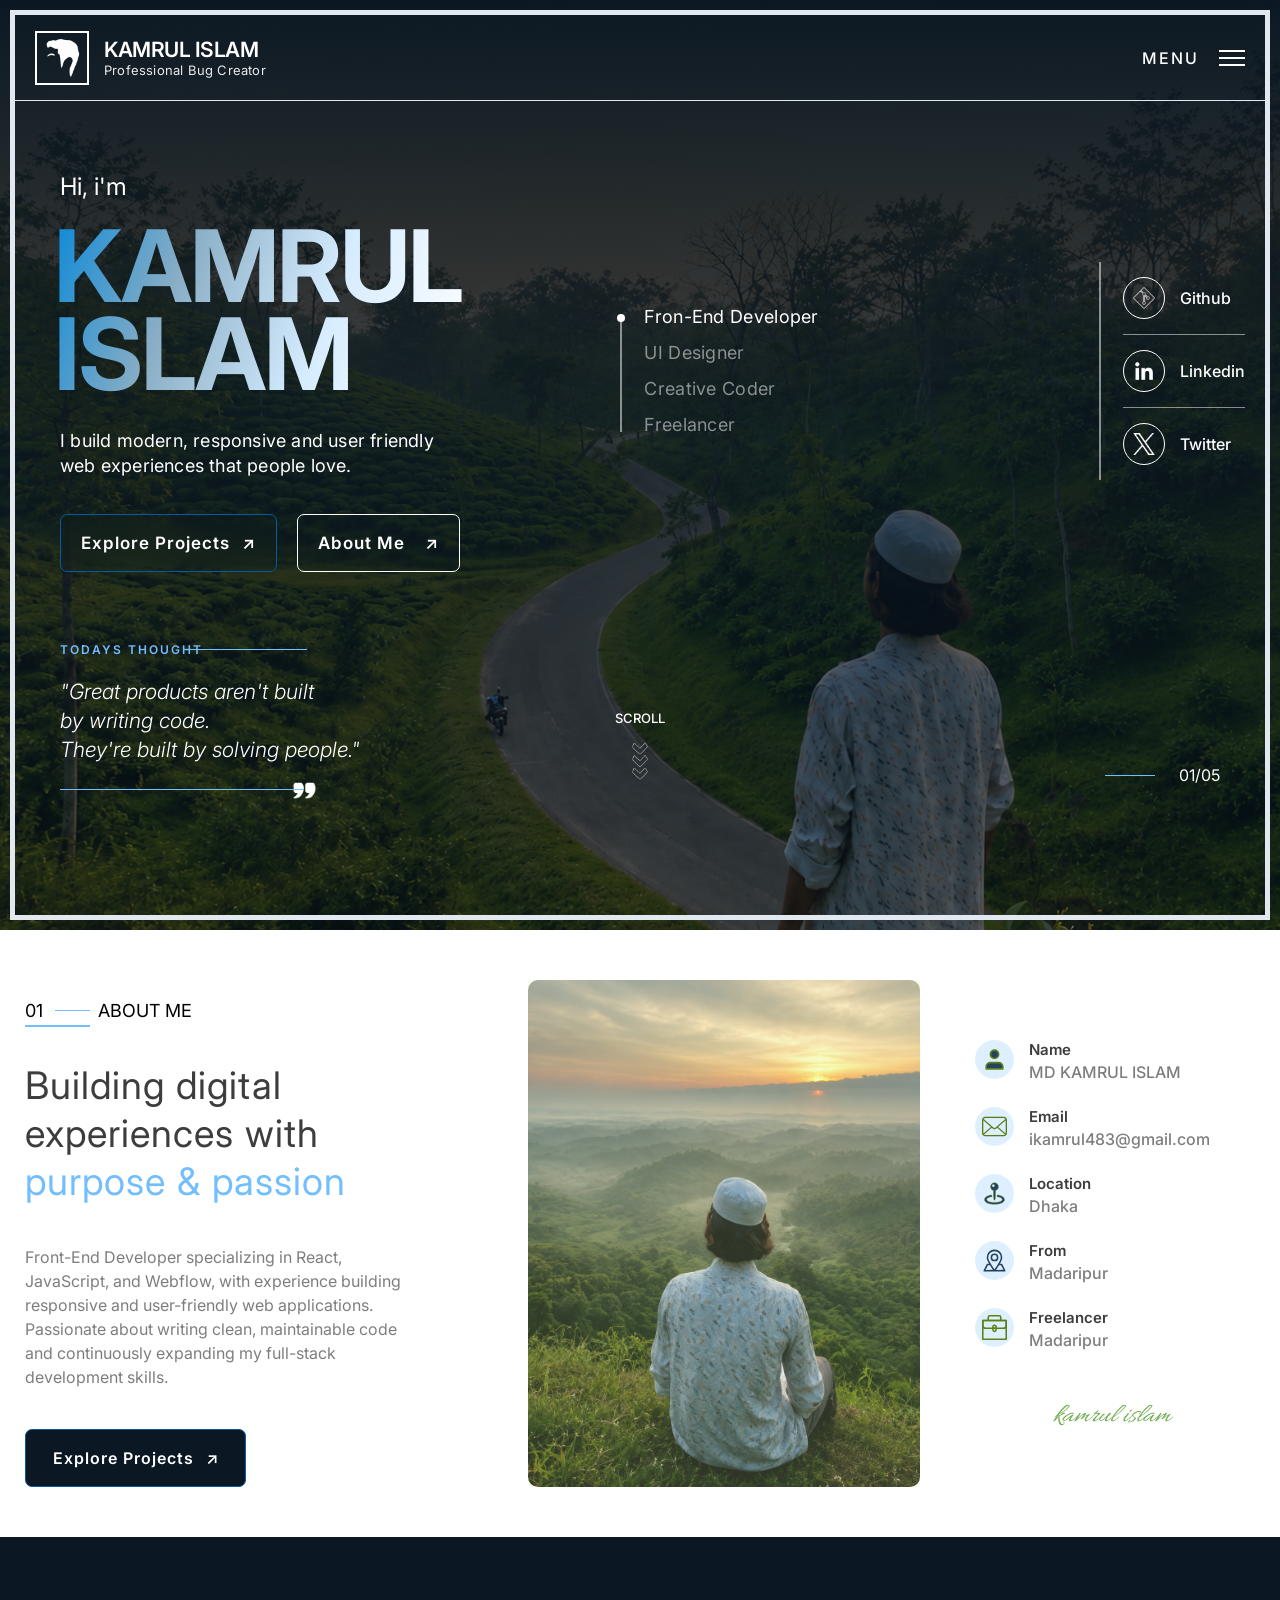
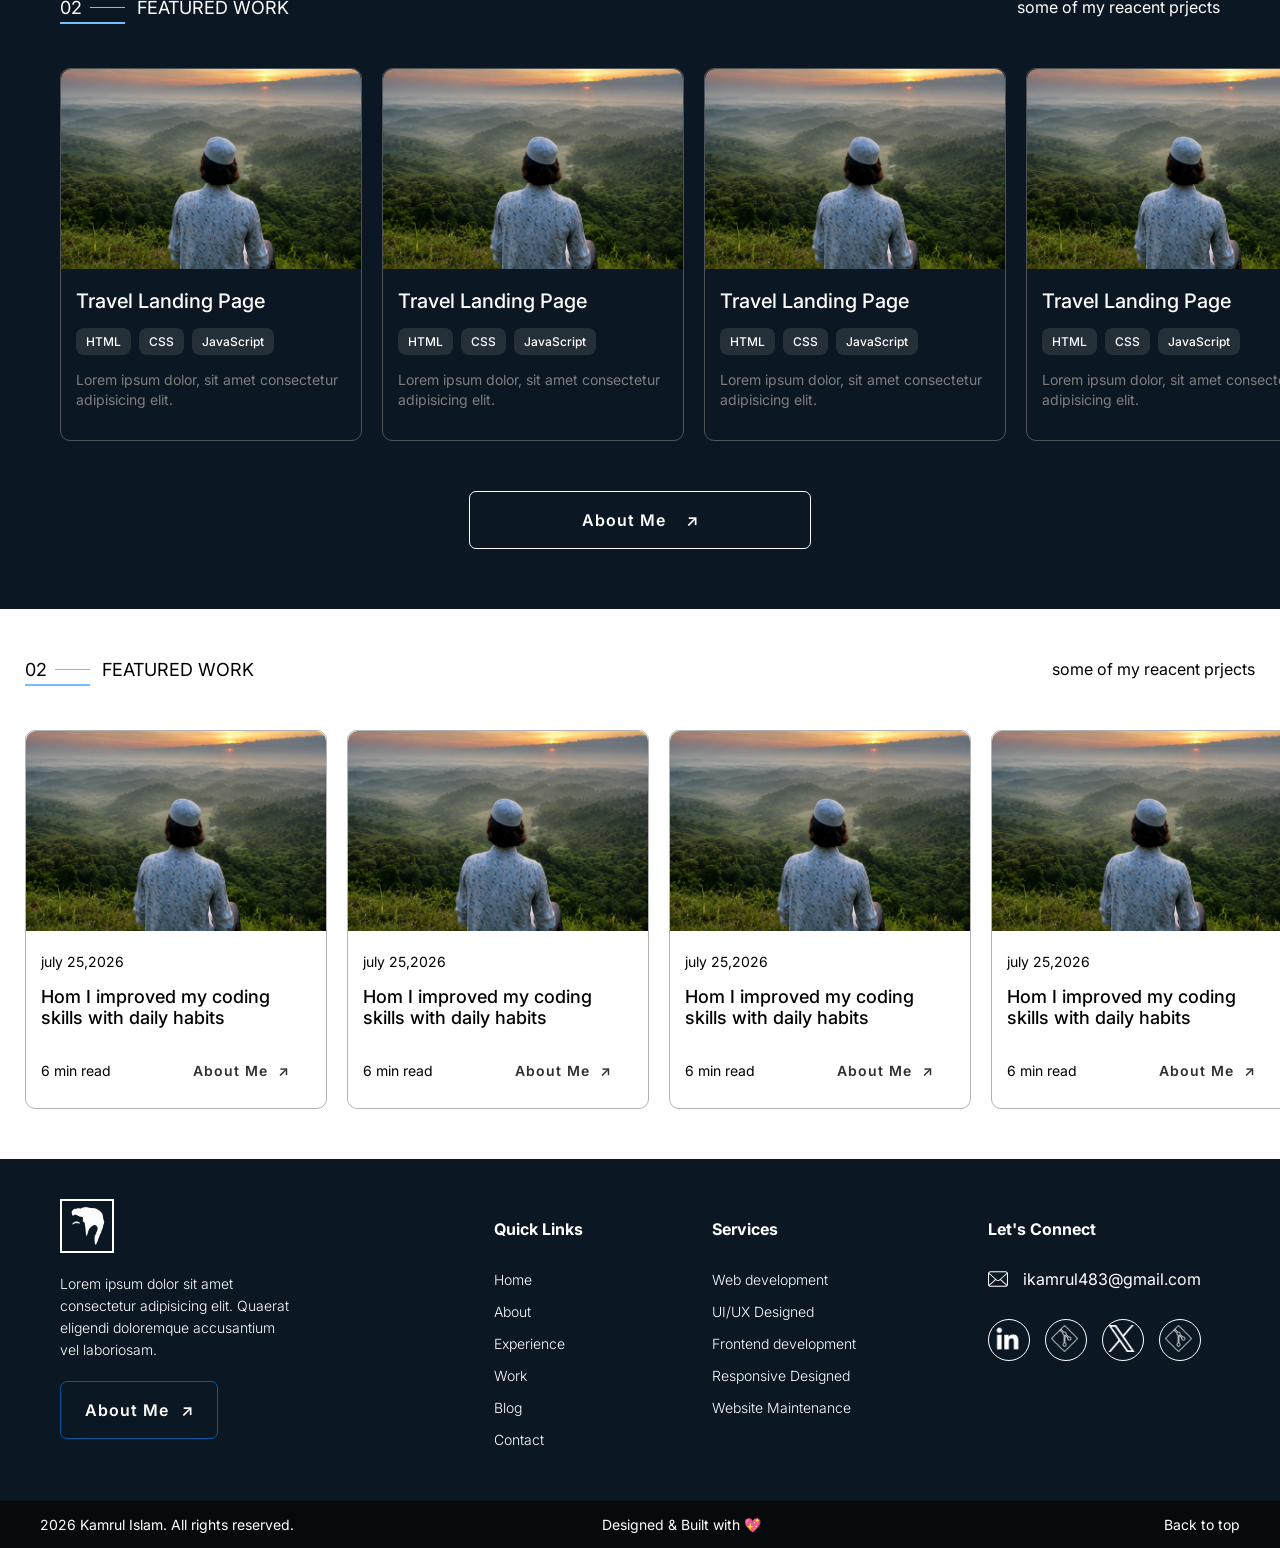
<file: index.html>
<!doctype html>
<html lang="en">
  <head>
    <meta charset="UTF-8" />
    <meta name="viewport" content="width=device-width, initial-scale=1.0" />
    <title>Kamrul Islam</title>
    <link rel="preconnect" href="https://fonts.googleapis.com" />
    <link rel="preconnect" href="https://fonts.gstatic.com" crossorigin />
    <link
      href="https://fonts.googleapis.com/css2?family=Inter:ital,opsz,wght@0,14..32,100..900;1,14..32,100..900&display=swap"
      rel="stylesheet"
    />
    <link rel="stylesheet" href="./css/styles.css" />
  </head>
  <body>
    <header class="hero-frame">
      <div class="hero">
        <nav>
          <div class="logo">
            <div class="logo-image">
              <img src="./images/logo.png" alt="" />
            </div>
            <h6>Kamrul ISlam <span>Professional Bug Creator</span></h6>
          </div>

          <div class="menu">
            <h6>Menu</h6>
            <div class="menu-icon"></div>
          </div>
        </nav>

        <div class="top-hero">
          <div class="top-hero-main">
            <h5>Hi, i'm</h5>
            <h1>kamrul<br />islam</h1>
            <p>
              I build modern, responsive and user friendly <br />web experiences
              that people love.
            </p>
            <div class="btn-group">
              <a class="primary-btn">Explore Projects<span>↗</span></a>
              <a class="secondary-btn">About Me<span>↗</span></a>
            </div>
          </div>
          <div class="top-hero-work">
            <p>Fron-End Developer</p>
            <p>UI Designer</p>
            <p>Creative Coder</p>
            <p>Freelancer</p>
          </div>
          <div class="top-hero-icons">
            <div class="top-hero-icon">
              <span class="icon-box">
                <img src="./images/git.png" alt="" />
              </span>
              <a href=""> Github</a>
            </div>
            <div class="top-hero-icon">
              <span class="icon-box">
                <img src="./images/linkedin.png" alt="" />
              </span>
              <a href="">Linkedin</a>
            </div>
            <div class="top-hero-icon">
              <span class="icon-box">
                <img src="./images/twitter.png" alt="" />
              </span>
              <a href="">Twitter</a>
            </div>
          </div>
        </div>
        <div class="bottom-hero">
          <div class="today-quote">
            <h3>Todays thought</h3>
            <em
              >"Great products aren't built <br />by writing code. <br />They're
              built by solving people."</em
            >
          </div>
          <div class="scroll">
            <p>SCROLL</p>
            <div class="arrow-down">
              <img src="./images/right-sign.png" alt="" />
            </div>
          </div>
          <div class="bottom-hero-page_num">01/05</div>
        </div>
      </div>
    </header>

    <main>
      <section class="about container">
        <div class="about-content-left">
          <div class="number"><span>01</span> About Me</div>
          <h2 class="about-title">
            Building digital experiences with <span>purpose & passion</span>
          </h2>
          <p class="about-details">
            Front-End Developer specializing in React, JavaScript, and Webflow,
            with experience building responsive and user-friendly web
            applications. Passionate about writing clean, maintainable code and
            continuously expanding my full-stack development skills.
          </p>
          <a class="primary-btn">Explore Projects<span>↗</span></a>
        </div>
        <div class="about-img">
          <img src="./images/about.png" alt="" />
        </div>
        <div class="about-content-right">
          <div class="about-info">
            <div class="about-icon">
              <svg
                viewBox="0 0 24 24"
                fill="none"
                xmlns="http://www.w3.org/2000/svg"
              >
                <g id="SVGRepo_bgCarrier" stroke-width="0"></g>
                <g
                  id="SVGRepo_tracerCarrier"
                  stroke-linecap="round"
                  stroke-linejoin="round"
                ></g>
                <g id="SVGRepo_iconCarrier">
                  <path
                    d="M16 15H8C5.79086 15 4 16.7909 4 19V21H20V19C20 16.7909 18.2091 15 16 15Z"
                    stroke="#5e8116"
                    stroke-width="1.5"
                    stroke-linecap="round"
                    stroke-linejoin="round"
                  ></path>
                  <path
                    d="M12 11C14.2091 11 16 9.20914 16 7C16 4.79086 14.2091 3 12 3C9.79086 3 8 4.79086 8 7C8 9.20914 9.79086 11 12 11Z"
                    stroke="#5e8116"
                    stroke-width="1.5"
                    stroke-linecap="round"
                    stroke-linejoin="round"
                  ></path>
                </g>
              </svg>
            </div>
            <label for="">Name</label>
            <p>MD KAMRUL ISLAM</p>
          </div>
          <div class="about-info">
            <div class="about-icon">
              <svg
                height="200px"
                width="200px"
                version="1.1"
                id="_x32_"
                xmlns="http://www.w3.org/2000/svg"
                xmlns:xlink="http://www.w3.org/1999/xlink"
                viewBox="0 0 512 512"
                xml:space="preserve"
                fill="#000000"
                stroke="#000000"
              >
                <g id="SVGRepo_bgCarrier" stroke-width="0"></g>
                <g
                  id="SVGRepo_tracerCarrier"
                  stroke-linecap="round"
                  stroke-linejoin="round"
                ></g>
                <g id="SVGRepo_iconCarrier">
                  <style type="text/css">
                    .st0 {
                      fill: #5e8116;
                    }
                  </style>
                  <g>
                    <path
                      class="st0"
                      d="M510.746,110.361c-2.128-10.754-6.926-20.918-13.926-29.463c-1.422-1.794-2.909-3.39-4.535-5.009 c-12.454-12.52-29.778-19.701-47.531-19.701H67.244c-17.951,0-34.834,7-47.539,19.708c-1.608,1.604-3.099,3.216-4.575,5.067 c-6.97,8.509-11.747,18.659-13.824,29.428C0.438,114.62,0,119.002,0,123.435v265.137c0,9.224,1.874,18.206,5.589,26.745 c3.215,7.583,8.093,14.772,14.112,20.788c1.516,1.509,3.022,2.901,4.63,4.258c12.034,9.966,27.272,15.45,42.913,15.45h377.51 c15.742,0,30.965-5.505,42.967-15.56c1.604-1.298,3.091-2.661,4.578-4.148c5.818-5.812,10.442-12.49,13.766-19.854l0.438-1.05 c3.646-8.377,5.497-17.33,5.497-26.628V123.435C512,119.06,511.578,114.649,510.746,110.361z M34.823,99.104 c0.951-1.392,2.165-2.821,3.714-4.382c7.689-7.685,17.886-11.914,28.706-11.914h377.51c10.915,0,21.115,4.236,28.719,11.929 c1.313,1.327,2.567,2.8,3.661,4.272l2.887,3.88l-201.5,175.616c-6.212,5.446-14.21,8.443-22.523,8.443 c-8.231,0-16.222-2.99-22.508-8.436L32.19,102.939L34.823,99.104z M26.755,390.913c-0.109-0.722-0.134-1.524-0.134-2.341V128.925 l156.37,136.411L28.199,400.297L26.755,390.913z M464.899,423.84c-6.052,3.492-13.022,5.344-20.145,5.344H67.244 c-7.127,0-14.094-1.852-20.142-5.344l-6.328-3.668l159.936-139.379l17.528,15.246c10.514,9.128,23.922,14.16,37.761,14.16 c13.89,0,27.32-5.032,37.827-14.16l17.521-15.253L471.228,420.18L464.899,423.84z M485.372,388.572 c0,0.803-0.015,1.597-0.116,2.304l-1.386,9.472L329.012,265.409l156.36-136.418V388.572z"
                    ></path>
                  </g>
                </g>
              </svg>
            </div>
            <label for="">Email</label>
            <p>ikamrul483@gmail.com</p>
          </div>
          <div class="about-info">
            <div class="about-icon">
              <svg
                fill="#5e8116"
                viewBox="0 0 56 56"
                xmlns="http://www.w3.org/2000/svg"
                stroke="#5e8116"
              >
                <g id="SVGRepo_bgCarrier" stroke-width="0"></g>
                <g
                  id="SVGRepo_tracerCarrier"
                  stroke-linecap="round"
                  stroke-linejoin="round"
                ></g>
                <g id="SVGRepo_iconCarrier">
                  <path
                    d="M 27.9883 43.1992 C 28.9492 43.1992 30.1680 39.4492 30.1680 32.5352 L 30.1680 21.4961 C 33.9883 20.5117 36.8008 17.0430 36.8008 12.9180 C 36.8008 8.0664 32.8867 4.1055 27.9883 4.1055 C 23.1133 4.1055 19.1992 8.0664 19.1992 12.9180 C 19.1992 17.0430 21.9883 20.5117 25.8086 21.4726 L 25.8086 32.5352 C 25.8086 39.4258 27.0508 43.1992 27.9883 43.1992 Z M 25.4805 13.4102 C 23.8867 13.4102 22.4805 12.0039 22.4805 10.3867 C 22.4805 8.7461 23.8867 7.3633 25.4805 7.3633 C 27.1211 7.3633 28.4805 8.7461 28.4805 10.3867 C 28.4805 12.0039 27.1211 13.4102 25.4805 13.4102 Z M 27.9883 51.8945 C 42.1680 51.8945 50.3711 46.9727 50.3711 41.7461 C 50.3711 35.4414 40.3399 31.6211 33.8711 31.5977 L 33.8711 35.2539 C 38.3711 35.2774 45.3789 37.7148 45.3789 41.1836 C 45.3789 44.8633 38.7696 47.9570 27.9883 47.9570 C 17.2305 47.9570 10.6211 44.8867 10.6211 41.1836 C 10.6211 37.7148 17.6289 35.2774 22.1289 35.2539 L 22.1289 31.5977 C 15.6602 31.6211 5.6289 35.4414 5.6289 41.7461 C 5.6289 46.9727 13.8321 51.8945 27.9883 51.8945 Z"
                  ></path>
                </g>
              </svg>
            </div>
            <label for="">Location</label>
            <p>Dhaka</p>
          </div>
          <div class="about-info">
            <div class="about-icon">
              <svg
                fill="#5e8116"
                viewBox="0 0 32 32"
                xmlns="http://www.w3.org/2000/svg"
              >
                <g id="SVGRepo_bgCarrier" stroke-width="0"></g>
                <g
                  id="SVGRepo_tracerCarrier"
                  stroke-linecap="round"
                  stroke-linejoin="round"
                ></g>
                <g id="SVGRepo_iconCarrier">
                  <title></title>
                  <g data-name="Layer 11" id="Layer_11">
                    <path
                      d="M16,17a5,5,0,1,0-5-5A5,5,0,0,0,16,17Zm0-8a3,3,0,1,1-3,3A3,3,0,0,1,16,9Z"
                    ></path>
                    <path
                      d="M29.89,28.55l-4-8A1,1,0,0,0,25,20H23.05C25,16.49,26,13.8,26,12A10,10,0,0,0,6,12C6,13.8,7,16.49,9,20H7a1,1,0,0,0-.89.55l-4,8A1,1,0,0,0,3,30H29a1,1,0,0,0,.89-1.45ZM16,4a8,8,0,0,1,8,8c0,1.63-1.26,4.65-3.54,8.49l-.57.94-.15.25-.44.7c0,.08-.09.15-.14.23l-.56.87,0,.06-.5.76-.16.25-.38.55-.15.23c-.15.23-.3.44-.45.65l-.17.25-.25.35-.2.3-.17.23L16,27.3l-.13-.19-.17-.24-.2-.28q-.13-.18-.27-.39L15.08,26l-.46-.67-.13-.2-.39-.58-.16-.23-.51-.79,0,0-.56-.87-.15-.24-.42-.67c-.06-.1-.12-.19-.17-.29l-.5-.82-.06-.1h0C9.26,16.65,8,13.63,8,12A8,8,0,0,1,16,4ZM4.62,28l3-6h2.49l.09.15.3.48.21.35c.12.18.23.36.34.54l.16.26.51.79h0l.49.74a.91.91,0,0,0,.11.16c.12.2.25.39.37.57l.12.17.35.51.1.16.32.45.12.17.25.37.09.12ZM18,28l.09-.13c.08-.11.17-.23.25-.36l.12-.17.31-.45.11-.16c.12-.16.23-.33.35-.5L19.3,26q.18-.25.36-.54l.12-.18.45-.67.05-.09c.17-.25.33-.51.5-.77l.21-.33c.09-.16.19-.31.29-.47l.25-.4.25-.42.11-.17h2.49l3,6Z"
                    ></path>
                  </g>
                </g>
              </svg>
            </div>
            <label for="">From</label>
            <p>Madaripur</p>
          </div>
          <div class="about-info">
            <div class="about-icon">
              <svg
                viewBox="0 0 32 32"
                enable-background="new 0 0 32 32"
                id="Stock_cut"
                version="1.1"
                xml:space="preserve"
                xmlns="http://www.w3.org/2000/svg"
                xmlns:xlink="http://www.w3.org/1999/xlink"
                fill="#000000"
              >
                <g id="SVGRepo_bgCarrier" stroke-width="0"></g>
                <g
                  id="SVGRepo_tracerCarrier"
                  stroke-linecap="round"
                  stroke-linejoin="round"
                ></g>
                <g id="SVGRepo_iconCarrier">
                  <desc></desc>
                  <g>
                    <rect
                      fill="none"
                      height="24"
                      stroke="#5e8116"
                      stroke-linejoin="round"
                      stroke-miterlimit="10"
                      stroke-width="2"
                      width="30"
                      x="1"
                      y="7"
                    ></rect>
                    <path
                      d="M31,7H1v6 c0,2.209,1.791,4,4,4h22c2.209,0,4-1.791,4-4V7z"
                      fill="none"
                      stroke="#5e8116"
                      stroke-linejoin="round"
                      stroke-miterlimit="10"
                      stroke-width="2"
                    ></path>
                    <path
                      d="M8,7V3 c0-1.105,0.895-2,2-2h12c1.105,0,2,0.895,2,2v4"
                      fill="none"
                      stroke="#5e8116"
                      stroke-linejoin="round"
                      stroke-miterlimit="10"
                      stroke-width="2"
                    ></path>
                    <path
                      d="M16,21L16,21 c-1.105,0-2-0.895-2-2v-4c0-1.105,0.895-2,2-2h0c1.105,0,2,0.895,2,2v4C18,20.105,17.105,21,16,21z"
                      fill="none"
                      stroke="#5e8116"
                      stroke-linejoin="round"
                      stroke-miterlimit="10"
                      stroke-width="2"
                    ></path>
                    <line
                      fill="none"
                      stroke="#5e8116"
                      stroke-linejoin="round"
                      stroke-miterlimit="10"
                      stroke-width="2"
                      x1="18"
                      x2="14"
                      y1="17"
                      y2="17"
                    ></line>
                  </g>
                </g>
              </svg>
            </div>
            <label for="">Freelancer</label>
            <p>Madaripur</p>
          </div>

          <img src="./images/signature.png" alt="" />
        </div>
      </section>

      <!-- Featured work  -->

      <section class="work">
        <div class="top-headline">
          <div class="number"><span>02</span> Featured Work</div>
          <p>some of my reacent prjects</p>
        </div>
        <div class="cards container">
          <div class="card">
            <div class="card-img">
              <img src="./images/about.png" alt="" />
            </div>
            <div class="card-details">
              <h3>Travel Landing Page</h3>
              <div class="expartis">
                <span>HTML</span>
                <span>CSS</span>
                <span>JavaScript</span>
              </div>
              <p>Lorem ipsum dolor, sit amet consectetur adipisicing elit.</p>
            </div>
          </div>

          <div class="card">
            <div class="card-img">
              <img src="./images/about.png" alt="" />
            </div>
            <div class="card-details">
              <h3>Travel Landing Page</h3>
              <div class="expartis">
                <span>HTML</span>
                <span>CSS</span>
                <span>JavaScript</span>
              </div>
              <p>Lorem ipsum dolor, sit amet consectetur adipisicing elit.</p>
            </div>
          </div>

          <div class="card">
            <div class="card-img">
              <img src="./images/about.png" alt="" />
            </div>
            <div class="card-details">
              <h3>Travel Landing Page</h3>
              <div class="expartis">
                <span>HTML</span>
                <span>CSS</span>
                <span>JavaScript</span>
              </div>
              <p>Lorem ipsum dolor, sit amet consectetur adipisicing elit.</p>
            </div>
          </div>

          <div class="card">
            <div class="card-img">
              <img src="./images/about.png" alt="" />
            </div>
            <div class="card-details">
              <h3>Travel Landing Page</h3>
              <div class="expartis">
                <span>HTML</span>
                <span>CSS</span>
                <span>JavaScript</span>
              </div>
              <p>Lorem ipsum dolor, sit amet consectetur adipisicing elit.</p>
            </div>
          </div>
        </div>

        <a class="secondary-btn">About Me<span>↗</span></a>
      </section>

      <!-- bolg section  -->

      <article class="container">
        <div class="top-headline">
          <div class="number"><span>02</span> Featured Work</div>
          <p>some of my reacent prjects</p>
        </div>
        <div class="cards">
          <div class="card">
            <div class="card-img">
              <img src="./images/about.png" alt="" />
            </div>
            <div class="card-details">
              <time>july 25,2026</time>
              <h3>Hom I improved my coding skills with daily habits</h3>
              <div class="time">
                <time>6 min read</time>
                <a class="secondary-btn">About Me<span>↗</span></a>
              </div>
            </div>
          </div>

          <div class="card">
            <div class="card-img">
              <img src="./images/about.png" alt="" />
            </div>
            <div class="card-details">
              <time>july 25,2026</time>
              <h3>Hom I improved my coding skills with daily habits</h3>
              <div class="time">
                <time>6 min read</time>
                <a class="secondary-btn">About Me<span>↗</span></a>
              </div>
            </div>
          </div>

          <div class="card">
            <div class="card-img">
              <img src="./images/about.png" alt="" />
            </div>
            <div class="card-details">
              <time>july 25,2026</time>
              <h3>Hom I improved my coding skills with daily habits</h3>
              <div class="time">
                <time>6 min read</time>
                <a class="secondary-btn">About Me<span>↗</span></a>
              </div>
            </div>
          </div>
          <div class="card">
            <div class="card-img">
              <img src="./images/about.png" alt="" />
            </div>
            <div class="card-details">
              <time>july 25,2026</time>
              <h3>Hom I improved my coding skills with daily habits</h3>
              <div class="time">
                <time>6 min read</time>
                <a class="secondary-btn">About Me<span>↗</span></a>
              </div>
            </div>
          </div>
        </div>
      </article>

      <footer>
        <div class="top-footer">
          <div class="footer-part_0">
            <div class="logo-image">
              <img src="./images/logo.png" alt="" />
            </div>
            <p>
              Lorem ipsum dolor sit amet consectetur adipisicing elit. Quaerat
              eligendi doloremque accusantium vel laboriosam.
            </p>
            <a class="primary-btn">About Me<span>↗</span></a>
          </div>
          <div class="footer-part_1">
            <h4>Quick Links</h4>
            <a href="">Home</a>
            <a href="">About</a>
            <a href="">Experience</a>
            <a href="">Work</a>
            <a href="">Blog</a>
            <a href="">Contact</a>
          </div>
          <div class="footer-part_2">
            <h4>Services</h4>
            <a href="">Web development </a>
            <a href="">UI/UX Designed</a><a href="">Frontend development</a
            ><a href="">Responsive Designed</a
            ><a href="">Website Maintenance</a>
          </div>
          <div class="footer-part_3">
            <h4>Let's Connect</h4>
            <div class="personl-info">
              <div class="about-icon">
                <svg
                  height="200px"
                  width="200px"
                  version="1.1"
                  id="_x32_"
                  xmlns="http://www.w3.org/2000/svg"
                  xmlns:xlink="http://www.w3.org/1999/xlink"
                  viewBox="0 0 512 512"
                  xml:space="preserve"
                  fill="#ffffff"
                  stroke="#ffffff"
                >
                  <g id="SVGRepo_bgCarrier" stroke-width="0"></g>
                  <g
                    id="SVGRepo_tracerCarrier"
                    stroke-linecap="round"
                    stroke-linejoin="round"
                  ></g>
                  <g id="SVGRepo_iconCarrier">
                    <style type="text/css">
                      .st1 {
                        fill: #ffffff;
                      }
                    </style>
                    <g>
                      <path
                        class="st1"
                        d="M510.746,110.361c-2.128-10.754-6.926-20.918-13.926-29.463c-1.422-1.794-2.909-3.39-4.535-5.009 c-12.454-12.52-29.778-19.701-47.531-19.701H67.244c-17.951,0-34.834,7-47.539,19.708c-1.608,1.604-3.099,3.216-4.575,5.067 c-6.97,8.509-11.747,18.659-13.824,29.428C0.438,114.62,0,119.002,0,123.435v265.137c0,9.224,1.874,18.206,5.589,26.745 c3.215,7.583,8.093,14.772,14.112,20.788c1.516,1.509,3.022,2.901,4.63,4.258c12.034,9.966,27.272,15.45,42.913,15.45h377.51 c15.742,0,30.965-5.505,42.967-15.56c1.604-1.298,3.091-2.661,4.578-4.148c5.818-5.812,10.442-12.49,13.766-19.854l0.438-1.05 c3.646-8.377,5.497-17.33,5.497-26.628V123.435C512,119.06,511.578,114.649,510.746,110.361z M34.823,99.104 c0.951-1.392,2.165-2.821,3.714-4.382c7.689-7.685,17.886-11.914,28.706-11.914h377.51c10.915,0,21.115,4.236,28.719,11.929 c1.313,1.327,2.567,2.8,3.661,4.272l2.887,3.88l-201.5,175.616c-6.212,5.446-14.21,8.443-22.523,8.443 c-8.231,0-16.222-2.99-22.508-8.436L32.19,102.939L34.823,99.104z M26.755,390.913c-0.109-0.722-0.134-1.524-0.134-2.341V128.925 l156.37,136.411L28.199,400.297L26.755,390.913z M464.899,423.84c-6.052,3.492-13.022,5.344-20.145,5.344H67.244 c-7.127,0-14.094-1.852-20.142-5.344l-6.328-3.668l159.936-139.379l17.528,15.246c10.514,9.128,23.922,14.16,37.761,14.16 c13.89,0,27.32-5.032,37.827-14.16l17.521-15.253L471.228,420.18L464.899,423.84z M485.372,388.572 c0,0.803-0.015,1.597-0.116,2.304l-1.386,9.472L329.012,265.409l156.36-136.418V388.572z"
                      ></path>
                    </g>
                  </g>
                </svg>
                <p>ikamrul483@gmail.com</p>
              </div>
            </div>
            <div class="social-icon">
              <span class="icon-box">
                <img src="./images/linkedin.png" alt="" />
              </span>
              <span class="icon-box">
                <img src="./images/git.png" alt="" />
              </span>
              <span class="icon-box">
                <img src="./images/twitter.png" alt="" />
              </span>
              <span class="icon-box">
                <img src="./images/git.png" alt="" />
              </span>
            </div>
          </div>
        </div>
        <div class="footer-bottom">
          <p>2026 Kamrul Islam. All rights reserved.</p>
          <p>Designed & Built with 💖</p>
          <a href="#">Back to top</a>
        </div>
      </footer>
    </main>
  </body>
</html>
</file>
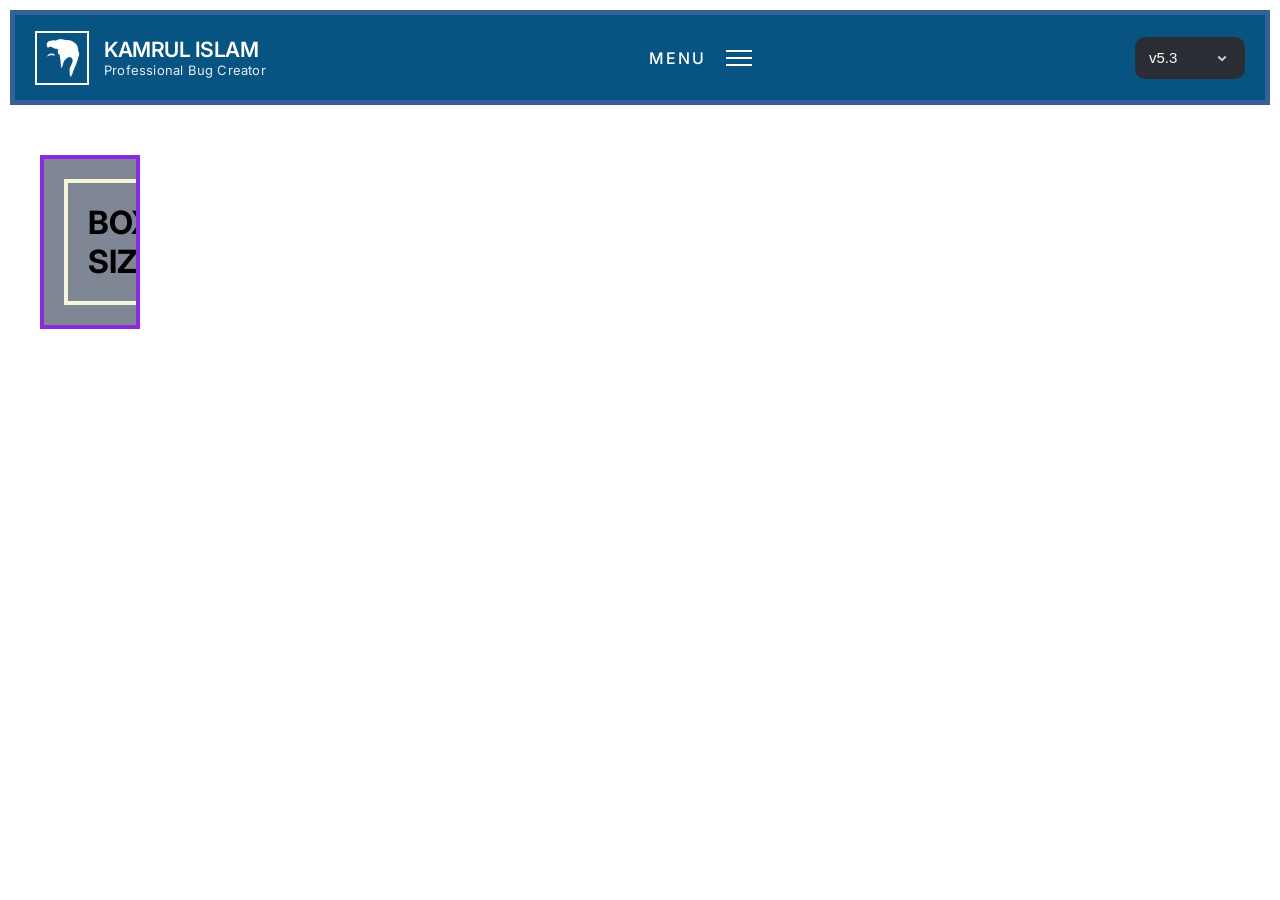
<file: version.html>
<!doctype html>
<html lang="en">
  <head>
    <meta charset="UTF-8" />
    <meta name="viewport" content="width=device-width, initial-scale=1.0" />
    <title>Kamrul Islam</title>
    <link rel="preconnect" href="https://fonts.googleapis.com" />
    <link rel="preconnect" href="https://fonts.gstatic.com" crossorigin />
    <link
      href="https://fonts.googleapis.com/css2?family=Inter:ital,opsz,wght@0,14..32,100..900;1,14..32,100..900&display=swap"
      rel="stylesheet"
    />
    <link rel="stylesheet" href="./version.css" />
  </head>
  <body>
    <header class="hero-frame">
      <div class="hero">
        <nav>
          <div class="logo">
            <div class="logo-image">
              <img src="./images/logo.png" alt="" />
            </div>
            <h6>Kamrul ISlam <span>Professional Bug Creator</span></h6>
          </div>

          <div class="menu">
            <h6>Menu</h6>
            <div class="menu-icon"></div>
          </div>

          <div class="version-dropdown">
            <button class="dropdown-btn" id="dropdownBtn">
              <span id="selectedVersion">v5.3</span>

              <svg class="arrow" viewBox="0 0 24 24">
                <path d="M7 10L12 15L17 10" />
              </svg>
            </button>

            <div class="dropdown-menu" id="dropdownMenu">
              <div class="section-title">v5 releases</div>

              <a class="item active" href="#">
                <span>5.3.x</span>

                <svg class="check" viewBox="0 0 24 24">
                  <path d="M5 12L10 17L19 7" />
                </svg>
              </a>

              <a class="item" href="https://kamrulislam7.github.io/portfolio/"
                >v2.26</a
              >

              <div class="divider"></div>

              <div class="section-title">Previous releases</div>

              <a class="item" href="#">v5.2.1</a>
              <a
                class="item"
                href="http://kamrulislam7.github.io/Kamrulislam20/#"
                >v2.20</a
              >
            </div>
          </div>
        </nav>
      </div>
    </header>

    <div class="box-sizing">
      <h1>BOX SIZING</h1>
    </div>

    <script src="script.js"></script>
  </body>
</html>
</file>
<file: css/styles.css>
/* /* header {
  background:
    linear-gradient(rgba(255, 255, 255, 0.12), rgba(255, 255, 255, 0.12)), url();
  background-repeat: no-repeat;
  background-size: cover;
  height: 100vh;
  background-position: center;
  filter: brightness(65%) saturate(90%);
} */

/* White #FDFBF8
Dar# 151515
Green #4A7C59
Orange #D8A55A
Text #FFFFFF */

/* * {
  margin: 0;
  padding: 0;
}

body {
  font-family: "Inter", sans-serif;
  box-sizing: border-box;
}

.container {
  width: 1230px;
  margin: 50px auto;
}
.hero-frame {
  position: relative;
  background-image:
    linear-gradient(180deg, rgb(0 0 0 / 34%) 0%, rgba(0, 0, 0, 0.75) 100%),
    url(../images/hero3.png);
  background-size: cover;
  background-position: center;
  background-repeat: no-repeat;
  overflow: hidden;
  padding: 10px;
}

.hero {
  position: relative;
  min-height: 100vh;
  color: #ffffff;
  border: 5px solid #dbf5b0;
}

nav {
  display: flex;
  justify-content: space-between;
  
  padding: 0 20px;
  height: 85px;
  align-items: center;
  border-bottom: 1px solid #b8d48a;
}

.logo {
  display: flex;
  gap: 15px;
  align-items: center;

  h6 {
    font-size: 21px;
    font-weight: 600;
    letter-spacing: -0.5px;
    text-transform: uppercase;

    span {
      font-size: 13px;
      font-weight: 400;
      letter-spacing: 0.2px;
      opacity: 0.9;
      display: block;
      text-transform: capitalize;
    }
  }
}

.logo-image {
  width: 40px;
  height: 40px;
  border: 2px solid #ffffff;
  padding: 5px;
  background-color: transparent;
}

.logo-image img {
  width: 100%;
}

.top-hero {
  display: flex;
  justify-content: space-between;
  align-items: center;
}

.top-hero,
.bottom-hero {
  margin: 70px 20px 25px 45px;
}

.top-hero-main h5 {
  font-size: 24px;
  font-weight: 400;
  line-height: 1.3;
}

.top-hero-main h1 {
  background: linear-gradient(
    290deg,
    #ffffff 0%,
    #f8f4e8 35%,
    #e9d7a3 70%,
    #b8d48a 100%
  );
  background-clip: text;
  -webkit-text-fill-color: transparent;
  font-size: 100px;
  font-weight: 700;
  line-height: 0.88;
  letter-spacing: -2px;
  text-transform: uppercase;
  margin: 20px 0 20px -6px;
}
.top-hero-main p {
  font-size: 18px;
  font-weight: 400;
  line-height: 1.4;
  letter-spacing: 0.2px;
  max-width: 520px;
  margin-bottom: 35px;
  margin-top: 30px;
}
.menu {
  display: flex;
  position: relative;
  gap: 20px;
  height: 25px;
  align-items: center;

  h6 {
    font-size: 16px;
    font-weight: 500;
    letter-spacing: 2px;
    text-transform: uppercase;
    line-height: 1;
  }
}
.menu-icon {
  width: 26px;
  height: 2px;
  background-color: #ffffff;
}
.menu-icon::after {
  content: "";
  width: 26px;
  height: 2px;
  background-color: #ffffff;
  position: absolute;
  bottom: 4px;
}

.menu-icon::before {
  content: "";
  width: 26px;
  background-color: #ffffff;
  height: 2px;
  position: absolute;
  top: 5px;
}

.btn-group {
  font-size: 17px;
  font-weight: 500;
  letter-spacing: 0.4px;
  gap: 20px;
  display: flex;
}
.primary-btn,
.secondary-btn {
  position: relative;
  display: flex;
  align-items: center;
  justify-content: center;
  gap: 12px;
  padding: 18px 20px;
  font-weight: 600;
  letter-spacing: 1px;
  border-radius: 7px;
  color: #fff;
  text-transform: capitalize;

  overflow: hidden;
  cursor: pointer;
}

.primary-btn {
  border: 1px solid #5e8116;
  background-color: #b8d48a2e;
  backdrop-filter: blur(1px);
  transition: 0.45s;
}

.secondary-btn {
  border: 1.5px solid rgb(255, 255, 255);
  backdrop-filter: blur(1px);
  transition: 0.45s ease;
  gap: 20px;
}

.top-hero-icons {
  font-size: 16px;
  font-weight: 500;
  position: relative;

  &.top-hero-icons::before {
    content: "";
    position: absolute;
    left: -24px;
    top: 0px;
    width: 2px;
    height: 100%;
    background: rgba(255, 255, 255, 0.5);
  }

  .top-hero-icon {
    display: flex;
    align-items: center;
    gap: 15px;
    padding: 15px 0;

    &:not(:last-child) {
      border-bottom: 1px solid rgba(255, 255, 255, 0.5);
    }

    .icon-box {
      width: 40px;
      height: 40px;
      border: 1px solid #fff;
      border-radius: 100%;
      display: flex;
      flex-direction: column;
      align-items: center;
      justify-content: center;

      img {
        width: 56%;
      }
    }
    a {
      text-decoration: none;
      color: #ffffff;
      font-size: 16px;
      font-weight: 500;
    }
  }
}

.top-hero-work {
  flex-basis: 25%;
  position: relative;

  p {
    font-size: 18px;
    font-weight: 400;
    line-height: 2;
    letter-spacing: 0.3px;
  }

  p:not(:first-child) {
    color: rgba(255, 255, 255, 0.5);
  }
}

.top-hero-work::after {
  content: "";
  position: absolute;
  left: -24px;
  top: 15px;
  width: 2px;
  height: 82%;
  background: rgba(255, 255, 255, 0.5);
}

.top-hero-work::before {
  content: "";
  position: absolute;
  left: -27px;
  top: 15px;
  width: 8px;
  height: 8px;
  border-radius: 100%;
  background: #ffffff;
}

.bottom-hero {
  display: flex;
  justify-content: space-between;
  align-items: end;
  margin-bottom: 60px;
  margin-right: 45px;
}

.today-quote,
.scroll,
.bottom-hero-page_num {
  flex-basis: calc(100% / 3);
}
.today-quote {
  margin-bottom: 20px;
  position: relative;

  &::after {
    content: "";
    width: 244px;
    height: 1px;
    background-color: #5e8116;
    bottom: -25px;
    position: absolute;
    left: 0;
  }
  h3 {
    position: relative;
    font-size: 12px;
    font-weight: 600;
    letter-spacing: 2px;
    text-transform: uppercase;
    color: #5e8116;
    margin-bottom: 20px;

    &::before {
      content: "";
      position: absolute;
      width: 122px;
      height: 1px;
      background-color: #5e8116;
      top: 7px;
      right: 140px;
    }

    &::after {
      content: "";
      background-image: url(../images/quote-right.png);
      background-size: cover;
      position: absolute;
      width: 25px;
      height: 25px;
      right: 130px;
      top: 136px;
    }
  }
  em {
    font-size: 21px;
    font-weight: 300;
    line-height: 1.4;
  }
}

.scroll {
  display: flex;
  flex-direction: column;
  align-items: center;

  p {
    font-size: 13px;
    font-weight: 500;
    margin-bottom: 15px;
  }

  .arrow-down {
    width: 40px;
    img {
      width: 100%;
    }
  }
}
.bottom-hero-page_num {
  text-align: right;
  position: relative;

  &::before {
    content: "";
    width: 50px;
    height: 1px;
    background-color: #5e8116;
    position: absolute;
    top: 10px;
    right: 65px;
  }
}

.number {
  font-size: 18px;
  text-transform: uppercase;
  position: relative;
  span {
    margin-right: 50px;
    &::after {
      content: "";
      position: absolute;
      width: 35px;
      height: 1px;
      background-color: #5e8116;
      top: 10px;
      left: 30px;
    }

    &::before {
      content: "";
      position: absolute;
      width: 65px;
      height: 2px;
      background-color: #5e8116;
      top: 25px;
      left: 0px;
    }
  }
}

.about {
  gap: 55px;
  display: flex;

  .about-content-left {
    flex-basis: 40%;
    margin-top: 20px;

    .about-title {
      font-size: 38px;
      font-weight: 400;
      margin: 40px 0;
      color: #3e3d3d;
      width: 80%;
      line-height: 48px;
      letter-spacing: 1px;

      span {
        color: #5e8116;
      }
    }
    .about-details {
      font-size: 16px;
      font-weight: 400;
      line-height: 24px;
      color: #7e7e7e;
      margin-bottom: 40px;
      width: 90%;
    }

    .primary-btn {
      background-color: #1c2c03;
      width: 40%;
    }
  }

  .about-img {
    flex-basis: 35%;
    position: relative;
    &::before {
      content: "";
      position: absolute;
      width: 100%;
      height: 100%;
      background-color: #dbf5b038;
      top: 0;
    }
    img {
      width: 100%;
      height: 100%;
      object-fit: cover;
      object-position: center;
      border-radius: 10px;
    }
  }

  .about-content-right {
    flex-basis: 25%;
    margin-top: 60px;

    .about-info {
      display: grid;
      grid-template-columns: min-content auto;
      column-gap: 15px;
      row-gap: 3px;
      margin-bottom: 25px;

      .about-icon {
        grid-row: 1/3;
        width: 25px;
        height: 25px;
        background: #5e81161f;
        padding: 7px;
        border-radius: 100%;
        svg {
          width: 100%;
          height: 100%;
        }
      }
      label {
        font-size: 15px;
        font-weight: 600;
        color: #3e3d3d;
      }
      p {
        color: #7e7e7e;
        font-weight: 500;
      }
    }

    img {
      width: 100%;
    }
  }
}



.work {
  background-color: #171912;
  color: #ffffff;
  padding: 60px;

  .secondary-btn {
    width: 300px;
    margin: 0 auto;
  }
}

.top-headline {
  display: flex;
  justify-content: space-between;
  p {
    font-size: 16px;
  }
}

.cards {
  display: flex;
  gap: 20px;
  .card {
    flex-basis: calc(100% / 4);
    border-radius: 10px;
    border: 1px solid #7e7e7e96;
    .card-img {
      min-width: 300px;
      height: 200px;

      img {
        width: 100%;
        height: 100%;
        border-radius: 10px 10px 0 0;
        object-fit: cover;
        object-position: center;
      }
    }

    .card-details {
      margin: 20px 15px 30px;
      h3 {
        font-size: 20px;
        font-weight: 500;
      }

      .expartis {
        display: flex;
        gap: 8px;
        margin: 15px 0;
        span {
          background-color: #7e7e7e3b;
          border-radius: 8px;
          padding: 6px 10px;
          font-size: 12px;
          font-weight: 500;
        }
      }

      p {
        font-size: 14px;
        color: #7e7e7e;
        line-height: 20px;
      }
    }
  }
}

article {
  .cards {
    .card {
      margin-top: 50px;
      .card-details {
        margin-bottom: 10px;
        time {
          font-size: 14px;
        }
        h3 {
          font-size: 18px;
          margin: 15px 0;
        }
        .time {
          display: flex;
          align-items: center;
          justify-content: space-between;

          .secondary-btn {
            color: rgb(48, 48, 48);
            font-size: 14px;
            gap: 10px;
          }
        }
      }
    }
  }
}



.top-footer {
  display: flex;
  justify-content: space-between;
  padding: 40px 60px;
  background-color: #0b1823;
  color: #fff;

  .footer-part_0 {
    flex-basis: 20%;
    margin-right: 100px;
    .logo-image {
      img {
      }
    }
    p {
      font-size: 14px;
      font-weight: 300;
      line-height: 22px;
      margin: 20px 0;
    }
    a {
      width: 50%;
    }
  }

  .footer-part_1 {
    flex-basis: 10%;
  }

  .footer-part_2 {
    flex-basis: 15%;
  }
  .footer-part_1,
  .footer-part_2 {
    display: flex;
    flex-direction: column;

    h4 {
      margin: 20px 0 30px;
    }
    a {
      text-decoration: none;
      color: #ffffff;
      font-size: 14px;
      font-weight: 300;
      line-height: 22px;
      margin-bottom: 10px;
    }
  }

  .footer-part_3 {
    flex-basis: 20%;
    h4 {
      margin: 20px 0 30px;
    }

    .personl-info {
      padding: 0;
      margin: 0;
      .about-icon {
        display: flex;
        gap: 15px;
        margin-bottom: 10px;

        svg {
          width: 20px;
          height: 20px;
        }
      }
    }

    .social-icon {
      display: flex;
      margin-top: 30px;

      .icon-box {
        display: block;
        width: 30px;
        height: 30px;
        border: 1px solid #fff;
        padding: 5px;
        border-radius: 100%;
        margin-right: 15px;

        img {
          width: 90%;
        }
      }
    }
  }
}

.footer-bottom {
  display: flex;
  justify-content: space-between;
  padding: 15px 40px;
  font-size: 14px;
  background-color: #060a0d;
  color: #fff;
  p {
    flex-basis: calc(100% / 3);
  }
  a {
    text-decoration: none;
    color: #ffffff;
  }
}  */

/* header {
  background:
    linear-gradient(rgba(255, 255, 255, 0.12), rgba(255, 255, 255, 0.12)), url();
  background-repeat: no-repeat;
  background-size: cover;
  height: 100vh;
  background-position: center;
  filter: brightness(65%) saturate(90%);
} */

/* White #FDFBF8
Dar# 151515
Green #4A7C59
Orange #D8A55A
Text #FFFFFF */

* {
  margin: 0;
  padding: 0;
}

body {
  font-family: "Inter", sans-serif;
  box-sizing: border-box;
}

.container {
  width: 1230px;
  margin: 50px auto;
}
.hero-frame {
  position: relative;
  background-image:
    linear-gradient(180deg, #0b1823 0%, #0b182380 100%),
    url(../images/hero3.png);
  background-size: cover;
  background-position: center;
  background-repeat: no-repeat;
  overflow: hidden;
  padding: 10px;
}

.hero {
  position: relative;
  min-height: 100vh;
  color: #ffffff;
  border: 5px solid #e2e8f0;
}

nav {
  display: flex;
  justify-content: space-between;
  padding: 0 20px;
  height: 85px;
  align-items: center;
  border-bottom: 1px solid #e2e8f0;
}

.logo {
  display: flex;
  gap: 15px;
  align-items: center;

  h6 {
    font-size: 21px;
    font-weight: 600;
    letter-spacing: -0.5px;
    text-transform: uppercase;

    span {
      font-size: 13px;
      font-weight: 400;
      letter-spacing: 0.2px;
      opacity: 0.9;
      display: block;
      text-transform: capitalize;
    }
  }
}

.logo-image {
  width: 40px;
  height: 40px;
  border: 2px solid #ffffff;
  padding: 5px;
  background-color: transparent;
}

.logo-image img {
  width: 100%;
}

.top-hero {
  display: flex;
  justify-content: space-between;
  align-items: center;
}

.top-hero,
.bottom-hero {
  margin: 70px 20px 25px 45px;
}

.top-hero-main h5 {
  font-size: 24px;
  font-weight: 400;
  line-height: 1.3;
}

.top-hero-main h1 {
  background: linear-gradient(
    290deg,
    #ffffff 0%,
    #d6ecff 35%,
    #89afc7fc 70%,
    #0e8ad7 100%
  );
  background-clip: text;
  -webkit-text-fill-color: transparent;
  font-size: 100px;
  font-weight: 700;
  line-height: 0.88;
  letter-spacing: -2px;
  text-transform: uppercase;
  margin: 20px 0 20px -6px;
}
.top-hero-main p {
  font-size: 18px;
  font-weight: 400;
  line-height: 1.4;
  letter-spacing: 0.2px;
  max-width: 520px;
  margin-bottom: 35px;
  margin-top: 30px;
}
.menu {
  display: flex;
  position: relative;
  gap: 20px;
  height: 25px;
  align-items: center;

  h6 {
    font-size: 16px;
    font-weight: 500;
    letter-spacing: 2px;
    text-transform: uppercase;
    line-height: 1;
  }
}
.menu-icon {
  width: 26px;
  height: 2px;
  background-color: #ffffff;
}
.menu-icon::after {
  content: "";
  width: 26px;
  height: 2px;
  background-color: #ffffff;
  position: absolute;
  bottom: 4px;
}

.menu-icon::before {
  content: "";
  width: 26px;
  background-color: #ffffff;
  height: 2px;
  position: absolute;
  top: 5px;
}

.btn-group {
  font-size: 17px;
  font-weight: 500;
  letter-spacing: 0.4px;
  gap: 20px;
  display: flex;
}
.primary-btn,
.secondary-btn {
  position: relative;
  display: flex;
  align-items: center;
  justify-content: center;
  gap: 12px;
  padding: 18px 20px;
  font-weight: 600;
  letter-spacing: 1px;
  border-radius: 7px;
  color: #fff;
  text-transform: capitalize;

  overflow: hidden;
  cursor: pointer;
}

.primary-btn {
  border: 1px solid #055aa2;
  transition: 0.45s;
  backdrop-filter: blur(12px);
}

.secondary-btn {
  border: 1.5px solid rgb(255, 255, 255);
  backdrop-filter: blur(1px);
  transition: 0.45s ease;
  gap: 20px;
}

.top-hero-icons {
  font-size: 16px;
  font-weight: 500;
  position: relative;

  &.top-hero-icons::before {
    content: "";
    position: absolute;
    left: -24px;
    top: 0px;
    width: 2px;
    height: 100%;
    background: rgba(255, 255, 255, 0.5);
  }

  .top-hero-icon {
    display: flex;
    align-items: center;
    gap: 15px;
    padding: 15px 0;

    &:not(:last-child) {
      border-bottom: 1px solid rgba(255, 255, 255, 0.5);
    }

    .icon-box {
      width: 40px;
      height: 40px;
      border: 1px solid #fff;
      border-radius: 100%;
      display: flex;
      flex-direction: column;
      align-items: center;
      justify-content: center;

      img {
        width: 56%;
      }
    }
    a {
      text-decoration: none;
      color: #ffffff;
      font-size: 16px;
      font-weight: 500;
    }
  }
}

.top-hero-work {
  flex-basis: 25%;
  position: relative;

  p {
    font-size: 18px;
    font-weight: 400;
    line-height: 2;
    letter-spacing: 0.3px;
  }

  p:not(:first-child) {
    color: rgba(255, 255, 255, 0.5);
  }
}

.top-hero-work::after {
  content: "";
  position: absolute;
  left: -24px;
  top: 15px;
  width: 2px;
  height: 82%;
  background: rgba(255, 255, 255, 0.5);
}

.top-hero-work::before {
  content: "";
  position: absolute;
  left: -27px;
  top: 15px;
  width: 8px;
  height: 8px;
  border-radius: 100%;
  background: #ffffff;
}

.bottom-hero {
  display: flex;
  justify-content: space-between;
  align-items: end;
  margin-bottom: 60px;
  margin-right: 45px;
}

.today-quote,
.scroll,
.bottom-hero-page_num {
  flex-basis: calc(100% / 3);
}
.today-quote {
  margin-bottom: 20px;
  position: relative;

  &::after {
    content: "";
    width: 244px;
    height: 1px;
    background-color: #72beff;
    bottom: -25px;
    position: absolute;
    left: 0;
  }
  h3 {
    position: relative;
    font-size: 12px;
    font-weight: 600;
    letter-spacing: 2px;
    text-transform: uppercase;
    color: #72beff;
    margin-bottom: 20px;

    &::before {
      content: "";
      position: absolute;
      width: 122px;
      height: 1px;
      background-color: #72beff;
      top: 7px;
      right: 140px;
    }

    &::after {
      content: "";
      background-image: url(../images/quote-right.png);
      background-size: cover;
      position: absolute;
      width: 25px;
      height: 25px;
      right: 130px;
      top: 136px;
    }
  }
  em {
    font-size: 21px;
    font-weight: 300;
    line-height: 1.4;
  }
}

.scroll {
  display: flex;
  flex-direction: column;
  align-items: center;

  p {
    font-size: 13px;
    font-weight: 500;
    margin-bottom: 15px;
  }

  .arrow-down {
    width: 40px;
    img {
      width: 100%;
    }
  }
}
.bottom-hero-page_num {
  text-align: right;
  position: relative;

  &::before {
    content: "";
    width: 50px;
    height: 1px;
    background-color: #72beff;
    position: absolute;
    top: 10px;
    right: 65px;
  }
}

/* about section  */

.number {
  font-size: 18px;
  text-transform: uppercase;
  position: relative;
  span {
    margin-right: 50px;
    &::after {
      content: "";
      position: absolute;
      width: 35px;
      height: 1px;
      background-color: #72beff;
      top: 10px;
      left: 30px;
    }

    &::before {
      content: "";
      position: absolute;
      width: 65px;
      height: 2px;
      background-color: #72beff;
      top: 25px;
      left: 0px;
    }
  }
}

.about {
  gap: 55px;
  display: flex;

  .about-content-left {
    flex-basis: 40%;
    margin-top: 20px;

    .about-title {
      font-size: 38px;
      font-weight: 400;
      margin: 40px 0;
      color: #3e3d3d;
      width: 80%;
      line-height: 48px;
      letter-spacing: 1px;

      span {
        color: #72beff;
      }
    }
    .about-details {
      font-size: 16px;
      font-weight: 400;
      line-height: 24px;
      color: #7e7e7e;
      margin-bottom: 40px;
      width: 90%;
    }

    .primary-btn {
      background-color: #0b1823;
      width: 40%;
    }
  }

  .about-img {
    flex-basis: 35%;
    position: relative;
    &::before {
      content: "";
      position: absolute;
      width: 100%;
      height: 100%;
      background-color: #dbf5b038;
      top: 0;
    }
    img {
      width: 100%;
      height: 100%;
      object-fit: cover;
      object-position: center;
      border-radius: 10px;
    }
  }

  .about-content-right {
    flex-basis: 25%;
    margin-top: 60px;

    .about-info {
      display: grid;
      grid-template-columns: min-content auto;
      column-gap: 15px;
      row-gap: 3px;
      margin-bottom: 25px;

      .about-icon {
        grid-row: 1/3;
        width: 25px;
        height: 25px;
        background: #72beff3b;
        padding: 7px;
        border-radius: 100%;

        svg {
          width: 100%;
          height: 100%;
          fill: #254361;
        }
      }
      label {
        font-size: 15px;
        font-weight: 600;
        color: #3e3d3d;
      }
      p {
        color: #7e7e7e;
        font-weight: 500;
      }
    }

    img {
      width: 100%;
    }
  }
}

/* work section  */

.work {
  background-color: #0b1823;
  color: #ffffff;
  padding: 60px;

  .secondary-btn {
    width: 300px;
    margin: 0 auto;
  }
}

.top-headline {
  display: flex;
  justify-content: space-between;
  p {
    font-size: 16px;
  }
}

.cards {
  display: flex;
  gap: 20px;
  .card {
    flex-basis: calc(100% / 4);
    border-radius: 10px;
    border: 1px solid #7e7e7e96;
    .card-img {
      min-width: 300px;
      height: 200px;

      img {
        width: 100%;
        height: 100%;
        border-radius: 10px 10px 0 0;
        object-fit: cover;
        object-position: center;
      }
    }

    .card-details {
      margin: 20px 15px 30px;
      h3 {
        font-size: 20px;
        font-weight: 500;
      }

      .expartis {
        display: flex;
        gap: 8px;
        margin: 15px 0;
        span {
          background-color: #7e7e7e3b;
          border-radius: 8px;
          padding: 6px 10px;
          font-size: 12px;
          font-weight: 500;
        }
      }

      p {
        font-size: 14px;
        color: #7e7e7e;
        line-height: 20px;
      }
    }
  }
}

/* article section  */

article {
  .cards {
    .card {
      margin-top: 50px;
      .card-details {
        margin-bottom: 10px;
        time {
          font-size: 14px;
        }
        h3 {
          font-size: 18px;
          margin: 15px 0;
        }
        .time {
          display: flex;
          align-items: center;
          justify-content: space-between;

          .secondary-btn {
            color: rgb(48, 48, 48);
            font-size: 14px;
            gap: 10px;
          }
        }
      }
    }
  }
}

/* footer section  */

.top-footer {
  display: flex;
  justify-content: space-between;
  padding: 40px 60px;
  background-color: #0b1823;
  color: #fff;

  .footer-part_0 {
    flex-basis: 20%;
    margin-right: 100px;
    .logo-image {
      img {
      }
    }
    p {
      font-size: 14px;
      font-weight: 300;
      line-height: 22px;
      margin: 20px 0;
    }
    a {
      width: 50%;
    }
  }

  .footer-part_1 {
    flex-basis: 10%;
  }

  .footer-part_2 {
    flex-basis: 15%;
  }
  .footer-part_1,
  .footer-part_2 {
    display: flex;
    flex-direction: column;

    h4 {
      margin: 20px 0 30px;
    }
    a {
      text-decoration: none;
      color: #ffffff;
      font-size: 14px;
      font-weight: 300;
      line-height: 22px;
      margin-bottom: 10px;
    }
  }

  .footer-part_3 {
    flex-basis: 20%;
    h4 {
      margin: 20px 0 30px;
    }

    .personl-info {
      padding: 0;
      margin: 0;
      .about-icon {
        display: flex;
        gap: 15px;
        margin-bottom: 10px;

        svg {
          width: 20px;
          height: 20px;
        }
      }
    }

    .social-icon {
      display: flex;
      margin-top: 30px;

      .icon-box {
        display: block;
        width: 30px;
        height: 30px;
        border: 1px solid #fff;
        padding: 5px;
        border-radius: 100%;
        margin-right: 15px;

        img {
          width: 90%;
        }
      }
    }
  }
}

.footer-bottom {
  display: flex;
  justify-content: space-between;
  padding: 15px 40px;
  font-size: 14px;
  background-color: #060a0d;
  color: #fff;
  p {
    flex-basis: calc(100% / 3);
  }
  a {
    text-decoration: none;
    color: #ffffff;
  }
}
</file>
<file: version.css>
* {
  margin: 0;
  padding: 0;
}

body {
  font-family: "Inter", sans-serif;
  box-sizing: border-box;
}

.container {
  width: 1230px;
  margin: 50px auto;
}
.hero-frame {
  padding: 10px;
}

.hero {
  background: #075482;
  color: #ffffff;
  border: 5px solid #386096;
}

nav {
  display: flex;
  justify-content: space-between;
  padding: 0 20px;
  height: 85px;
  align-items: center;
}

.logo {
  display: flex;
  gap: 15px;
  align-items: center;

  h6 {
    font-size: 21px;
    font-weight: 600;
    letter-spacing: -0.5px;
    text-transform: uppercase;

    span {
      font-size: 13px;
      font-weight: 400;
      letter-spacing: 0.2px;
      opacity: 0.9;
      display: block;
      text-transform: capitalize;
    }
  }
}

.logo-image {
  width: 40px;
  height: 40px;
  border: 2px solid #ffffff;
  padding: 5px;
  background-color: transparent;
}

.logo-image img {
  width: 100%;
}

.menu {
  display: flex;
  position: relative;
  gap: 20px;
  height: 25px;
  align-items: center;

  h6 {
    font-size: 16px;
    font-weight: 500;
    letter-spacing: 2px;
    text-transform: uppercase;
    line-height: 1;
  }
}
.menu-icon {
  width: 26px;
  height: 2px;
  background-color: #ffffff;
}
.menu-icon::after {
  content: "";
  width: 26px;
  height: 2px;
  background-color: #ffffff;
  position: absolute;
  bottom: 4px;
}

.menu-icon::before {
  content: "";
  width: 26px;
  background-color: #ffffff;
  height: 2px;
  position: absolute;
  top: 5px;
}

.version-dropdown {
  position: relative;
}

.dropdown-btn {
  width: 110px;
  height: 42px;
  border: none;
  background: #2a2d33;
  color: #fff;
  border-radius: 10px;
  display: flex;
  align-items: center;
  justify-content: space-between;
  padding: 0 14px;
  cursor: pointer;
  font-size: 15px;
}

.arrow {
  width: 18px;
  height: 18px;
  stroke: #cfcfcf;
  stroke-width: 2.5;
  fill: none;
  transition: 0.3s;
}

.dropdown-btn.active .arrow {
  transform: rotate(180deg);
}

.dropdown-menu {
  position: absolute;
  top: 52px;
  right: 0;
  width: 210px;

  background: #20242a;
  border-radius: 12px;

  padding: 8px;

  box-shadow: 0 15px 40px rgba(0, 0, 0, 0.45);

  opacity: 0;
  visibility: hidden;
  transform: translateY(-10px);
  transition: 0.25s;
}

.dropdown-menu.show {
  opacity: 1;
  visibility: visible;
  transform: translateY(0);
}

.section-title {
  color: #7f8794;
  font-size: 13px;
  padding: 10px 12px 8px;
}

.item {
  border: none;
  background: transparent;
  color: #f4f4f4;
  text-align: left;
  padding: 12px;
  border-radius: 8px;
  cursor: pointer;
  display: flex;
  align-items: center;
  justify-content: space-between;
  font-size: 15px;
  text-decoration: none;
  transition: 0.2s;
}

.item:hover {
  background: #2b3138;
}

.item.active {
  background: #7c3aed;
  color: #fff;
  font-weight: 600;
}

.check {
  width: 18px;
  height: 18px;
  stroke: #fff;
  stroke-width: 2.5;
  fill: none;
}

.divider {
  height: 1px;
  background: #353b44;
  margin: 8px 0;
}

.box-sizing {
  box-sizing: border-box;
  background-color: #7f8794;
  width: 100px;
  padding: 20px;
  border: 4px solid blueviolet;
  margin: 40px;
  overflow: hidden;

  h1 {
    box-sizing: border-box;
    width: 200px;
    padding: 20px;
    border: 4px solid beige;
  }
}
</file>
